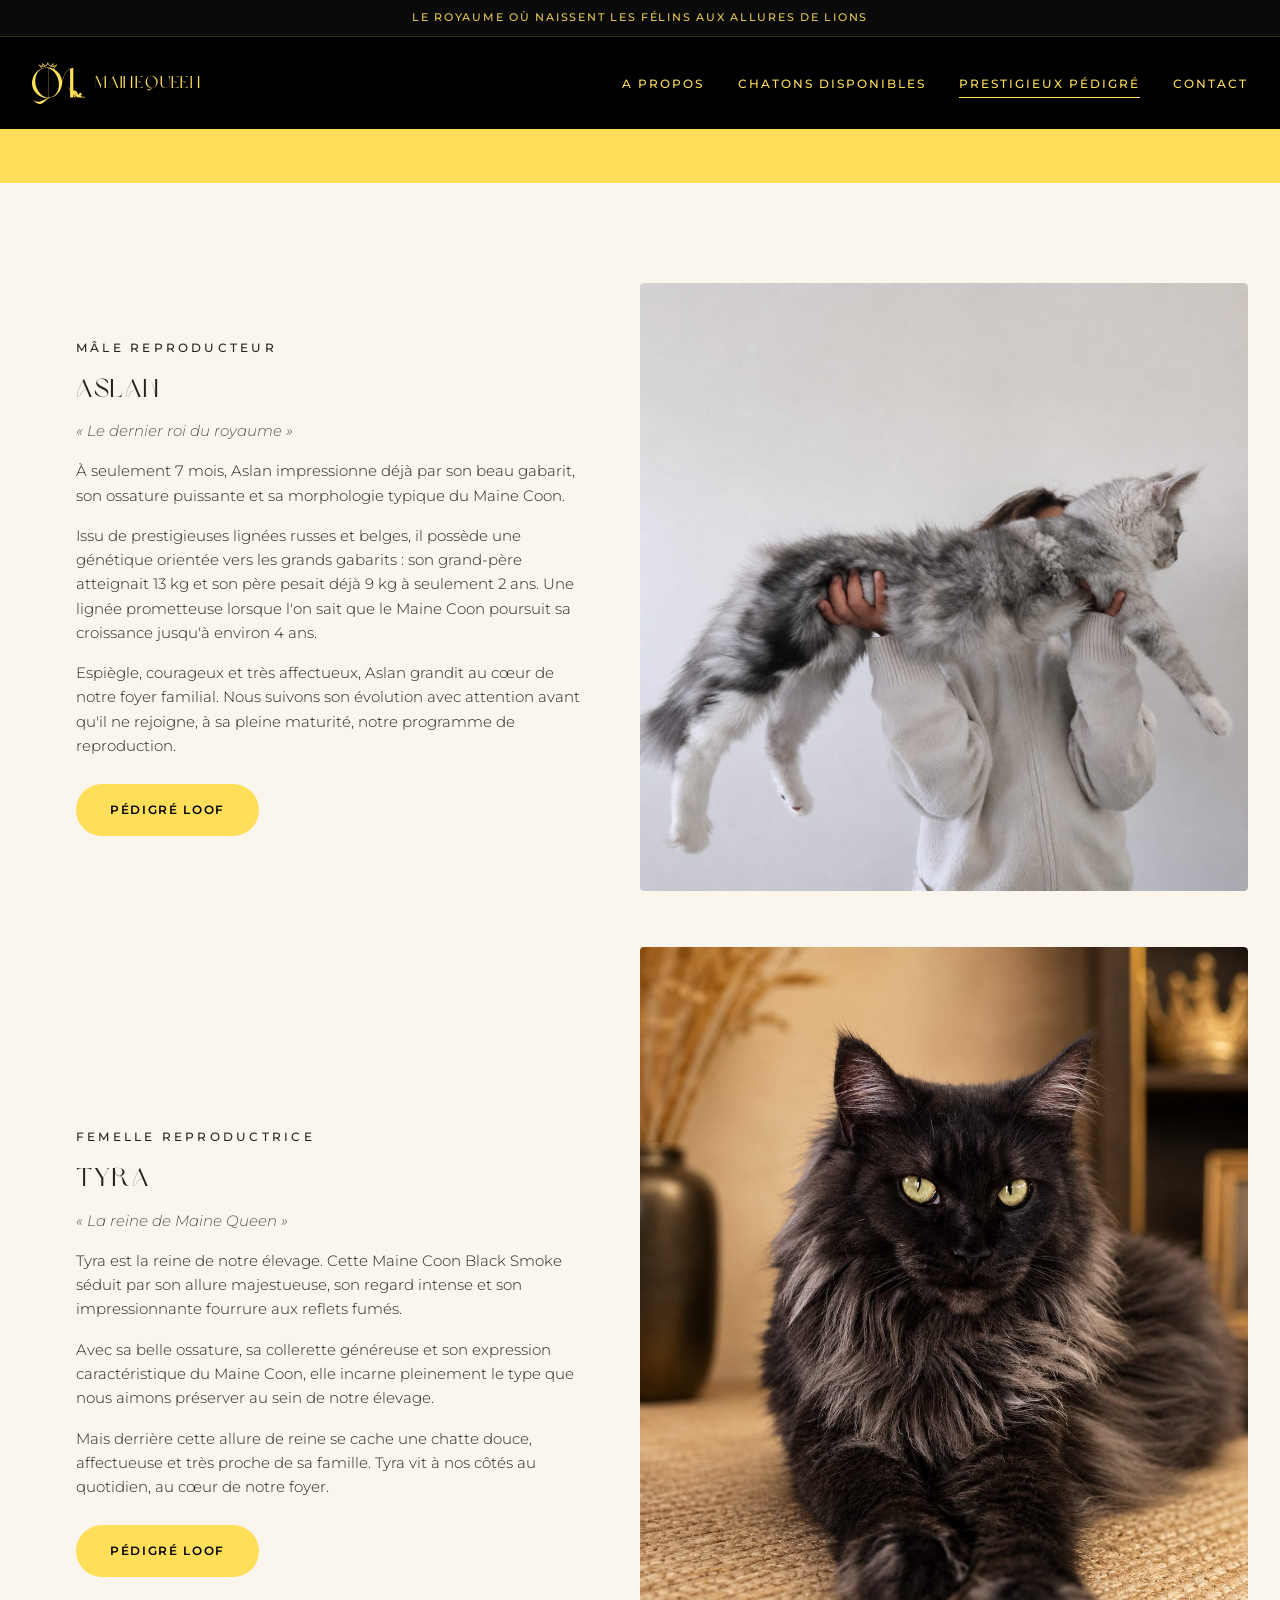
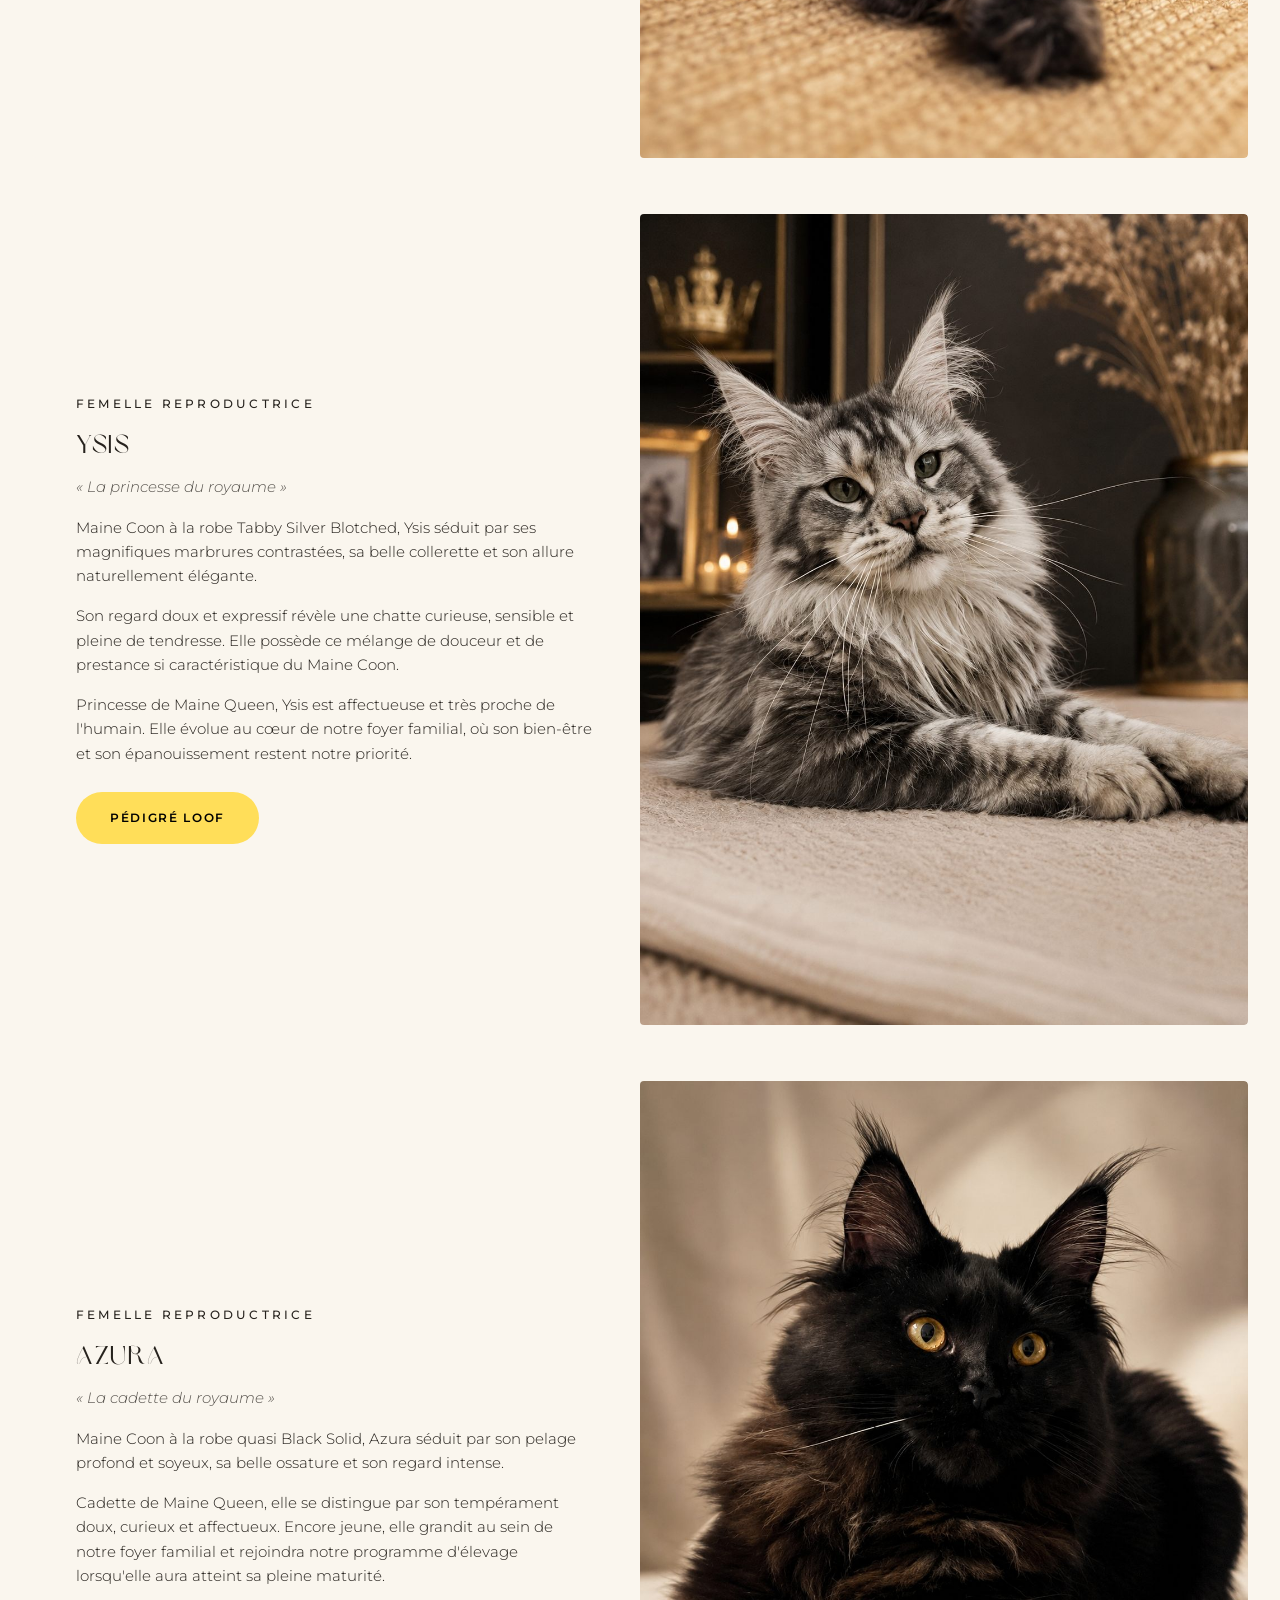
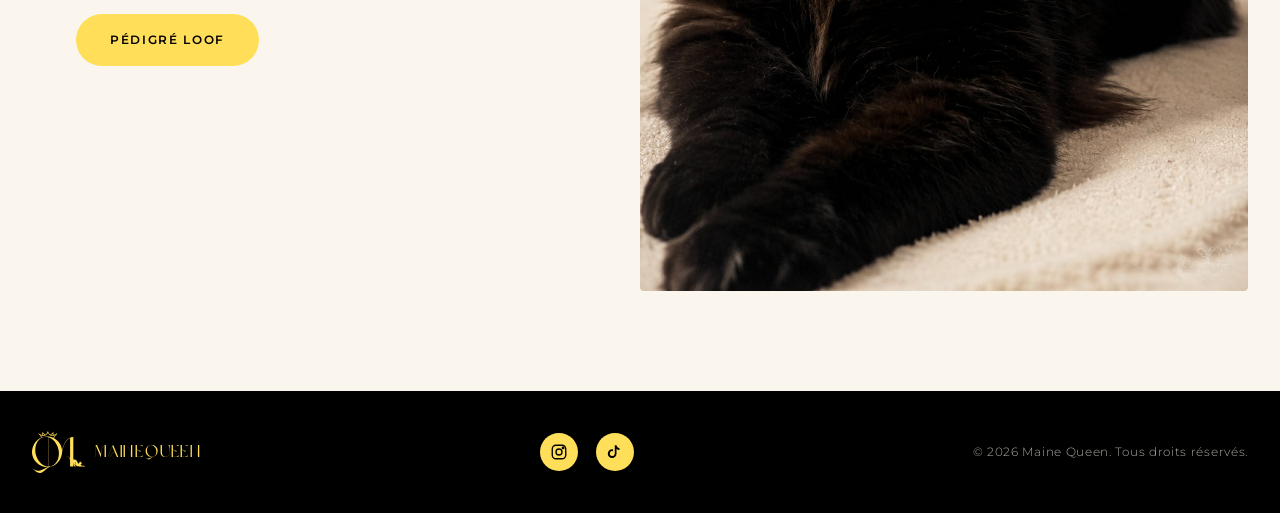
<file: prestigieux-pedigree.html>
<!DOCTYPE html>
<html lang="fr">
<head>
<meta charset="UTF-8">
<meta name="viewport" content="width=device-width, initial-scale=1.0">
<title>Prestigieux pédigré — Maine Queen</title>
<meta name="description" content="Découvrez nos reproducteurs Maine Coon, issus de lignées prestigieuses de Russie, Belgique et France.">
<link rel="icon" type="image/svg+xml" href="images/logo/logo-gold.svg">
<link rel="preconnect" href="https://fonts.googleapis.com">
<link rel="stylesheet" href="css/style.css?v=80">
</head>
<body>

<div class="top-bar">
  <p>Le royaume où naissent les félins aux allures de lions</p>
</div>

<header class="site-header">
  <nav class="nav">
    <a href="index.html" class="logo">
      <img class="logo-mark" src="images/logo/logo-gold.svg" alt="Maine Queen">
      <span class="logo-text">Maine&nbsp;Queen</span>
    </a>
    <button class="nav-toggle" id="navToggle" aria-label="Ouvrir le menu" aria-expanded="false">
      <span></span><span></span><span></span>
    </button>
    <ul class="nav-links" id="navLinks">
      <li><a href="index.html">A propos</a></li>
      <li><a href="chatons-disponibles.html">Chatons disponibles</a></li>
      <li><a href="prestigieux-pedigree.html" aria-current="page">Prestigieux pédigré</a></li>
      <li><a href="contact.html">Contact</a></li>
    </ul>
  </nav>
</header>

<main>

  <div class="ticker" aria-hidden="true">
    <div class="ticker-track">
      <span>Pédigrés originaires de Russie, Belgique et France &nbsp;✦&nbsp; Pédigrés originaires de Russie, Belgique et France &nbsp;✦&nbsp; Pédigrés originaires de Russie, Belgique et France &nbsp;✦&nbsp; Pédigrés originaires de Russie, Belgique et France &nbsp;✦&nbsp;</span>
    </div>
  </div>

  <section class="section section-cream">
    <div class="container repro-grid">

      <article class="repro-card">
        <div class="repro-info">
          <span class="eyebrow">Mâle reproducteur</span>
          <h2 class="repro-name">Aslan</h2>
          <p style="font-style:italic; opacity:0.75;">« Le dernier roi du royaume »</p>
          <p>À seulement 7 mois, Aslan impressionne déjà par son beau gabarit, son ossature puissante et sa morphologie typique du Maine Coon.</p>
          <p>Issu de prestigieuses lignées russes et belges, il possède une génétique orientée vers les grands gabarits : son grand-père atteignait 13 kg et son père pesait déjà 9 kg à seulement 2 ans. Une lignée prometteuse lorsque l'on sait que le Maine Coon poursuit sa croissance jusqu'à environ 4 ans.</p>
          <p>Espiègle, courageux et très affectueux, Aslan grandit au cœur de notre foyer familial. Nous suivons son évolution avec attention avant qu'il ne rejoigne, à sa pleine maturité, notre programme de reproduction.</p>
          <a href="contact.html" class="btn btn-gold">Pédigré LOOF</a>
        </div>
        <div class="media-frame">
          <img src="images/reproducteurs/aslan.jpg" alt="Aslan, mâle reproducteur Maine Coon, élevage Maine Queen">
        </div>
      </article>

      <article class="repro-card">
        <div class="repro-info">
          <span class="eyebrow">Femelle reproductrice</span>
          <h2 class="repro-name">Tyra</h2>
          <p style="font-style:italic; opacity:0.75;">« La reine de Maine Queen »</p>
          <p>Tyra est la reine de notre élevage. Cette Maine Coon Black Smoke séduit par son allure majestueuse, son regard intense et son impressionnante fourrure aux reflets fumés.</p>
          <p>Avec sa belle ossature, sa collerette généreuse et son expression caractéristique du Maine Coon, elle incarne pleinement le type que nous aimons préserver au sein de notre élevage.</p>
          <p>Mais derrière cette allure de reine se cache une chatte douce, affectueuse et très proche de sa famille. Tyra vit à nos côtés au quotidien, au cœur de notre foyer.</p>
          <a href="contact.html" class="btn btn-gold">Pédigré LOOF</a>
        </div>
        <div class="media-frame">
          <img src="images/reproducteurs/tyra.jpg" alt="Tyra, femelle reproductrice Maine Coon, élevage Maine Queen">
        </div>
      </article>

      <article class="repro-card">
        <div class="repro-info">
          <span class="eyebrow">Femelle reproductrice</span>
          <h2 class="repro-name">Ysis</h2>
          <p style="font-style:italic; opacity:0.75;">« La princesse du royaume »</p>
          <p>Maine Coon à la robe Tabby Silver Blotched, Ysis séduit par ses magnifiques marbrures contrastées, sa belle collerette et son allure naturellement élégante.</p>
          <p>Son regard doux et expressif révèle une chatte curieuse, sensible et pleine de tendresse. Elle possède ce mélange de douceur et de prestance si caractéristique du Maine Coon.</p>
          <p>Princesse de Maine Queen, Ysis est affectueuse et très proche de l'humain. Elle évolue au cœur de notre foyer familial, où son bien-être et son épanouissement restent notre priorité.</p>
          <a href="contact.html" class="btn btn-gold">Pédigré LOOF</a>
        </div>
        <div class="media-frame">
          <img src="images/reproducteurs/ysis.jpg" alt="Ysis, femelle reproductrice Maine Coon, élevage Maine Queen">
        </div>
      </article>

      <article class="repro-card">
        <div class="repro-info">
          <span class="eyebrow">Femelle reproductrice</span>
          <h2 class="repro-name">Azura</h2>
          <p style="font-style:italic; opacity:0.75;">« La cadette du royaume »</p>
          <p>Maine Coon à la robe quasi Black Solid, Azura séduit par son pelage profond et soyeux, sa belle ossature et son regard intense.</p>
          <p>Cadette de Maine Queen, elle se distingue par son tempérament doux, curieux et affectueux. Encore jeune, elle grandit au sein de notre foyer familial et rejoindra notre programme d'élevage lorsqu'elle aura atteint sa pleine maturité.</p>
          <a href="contact.html" class="btn btn-gold">Pédigré LOOF</a>
        </div>
        <div class="media-frame">
          <img src="images/reproducteurs/azura.jpg" alt="Azura, femelle reproductrice Maine Coon, élevage Maine Queen">
        </div>
      </article>

    </div>
  </section>

</main>

<footer class="site-footer">
  <div class="container footer-inner">
    <a href="index.html" class="logo">
      <img class="logo-mark" src="images/logo/logo-gold.svg" alt="Maine Queen">
      <span class="logo-text">Maine&nbsp;Queen</span>
    </a>
    <div class="social-links">
      <a href="https://www.instagram.com/maine_queen74" target="_blank" rel="noopener" aria-label="Instagram">
        <svg viewBox="0 0 24 24" fill="none" stroke="currentColor" stroke-width="1.8"><rect x="3" y="3" width="18" height="18" rx="5"/><circle cx="12" cy="12" r="4"/><circle cx="17.5" cy="6.5" r="1"/></svg>
      </a>
      <a href="https://www.tiktok.com/@maine_queen74" target="_blank" rel="noopener" aria-label="TikTok">
        <svg viewBox="0 0 24 24" fill="currentColor"><path d="M14 3c.4 2 1.9 3.6 4 3.9v2.4c-1.5 0-2.9-.4-4-1.2v6.1c0 3.2-2.6 5.8-5.8 5.8S2.4 17.4 2.4 14.2 5 8.4 8.2 8.4c.4 0 .8 0 1.2.1v2.5a3.3 3.3 0 1 0 2.3 3.2V3H14z"/></svg>
      </a>
    </div>
    <p class="footer-copy">© 2026 Maine Queen. Tous droits réservés.</p>
  </div>
</footer>

<script src="js/main.js"></script>
</body>
</html>
</file>
<file: css/style.css>
/* ==========================================================================
   Maine Queen — Design System
   ========================================================================== */

@import url('https://fonts.googleapis.com/css2?family=Prata&family=Montserrat:wght@300;400;500;600&display=swap');

@font-face {
  font-family: 'Brown Sugar';
  src: url('../fonts/BrownSugar.ttf') format('truetype');
  font-weight: normal;
  font-style: normal;
  font-display: swap;
}

:root {
  --color-black: #000000;
  --color-black-soft: #0a0a0a;
  --color-gold: #ffde59;
  --color-gold-dark: #e6c23f;
  --color-cream: #faf6ee;
  --color-taupe: #a89d8d;
  --color-taupe-light: #d9d2c6;
  --color-text-dark: #26221d;
  --color-text-light: #f6f1e6;
  --color-white: #ffffff;

  --font-display: 'Brown Sugar', 'Prata', 'Georgia', serif;
  --font-body: 'Montserrat', 'Helvetica Neue', Arial, sans-serif;

  --max-width: 1280px;
  --nav-height: 92px;

  --transition: 0.25s ease;
}

/* ---------- Reset ---------- */
*, *::before, *::after { box-sizing: border-box; margin: 0; padding: 0; }

html { scroll-behavior: smooth; }

body {
  font-family: var(--font-body);
  color: var(--color-text-dark);
  background: var(--color-cream);
  line-height: 1.65;
  font-weight: 300;
  -webkit-font-smoothing: antialiased;
}

img { max-width: 100%; display: block; }

a { color: inherit; text-decoration: none; }

ul { list-style: none; }

button { font-family: inherit; cursor: pointer; border: none; background: none; }

h1, h2, h3, h4 {
  font-family: var(--font-display);
  font-weight: 400;
  line-height: 1.15;
}

.container {
  max-width: var(--max-width);
  margin: 0 auto;
  padding: 0 32px;
}

/* ---------- Eyebrow / small caps label ---------- */
.eyebrow {
  font-family: var(--font-body);
  font-size: 0.72rem;
  letter-spacing: 0.28em;
  text-transform: uppercase;
  font-weight: 500;
}

/* ==========================================================================
   Top bar
   ========================================================================== */
.top-bar {
  background: var(--color-black-soft);
  border-bottom: 1px solid rgba(255, 222, 89, 0.15);
  padding: 9px 0;
}

.top-bar p {
  text-align: center;
  color: var(--color-gold);
  font-size: 0.68rem;
  letter-spacing: 0.16em;
  text-transform: uppercase;
  font-weight: 500;
  opacity: 0.9;
}

/* ==========================================================================
   Header / Navigation
   ========================================================================== */
.site-header {
  position: sticky;
  top: 0;
  z-index: 100;
  background: var(--color-black);
  height: var(--nav-height);
}

/* Transparent overlay variant — sits on top of the hero video, turns solid on scroll */
.site-header.nav-overlay {
  position: fixed;
  top: 0;
  left: 0;
  right: 0;
  background: transparent;
  transition: background var(--transition);
}

.site-header.nav-overlay.scrolled {
  background: var(--color-black);
}

.nav {
  max-width: var(--max-width);
  margin: 0 auto;
  height: 100%;
  padding: 0 clamp(16px, 4vw, 32px);
  display: flex;
  align-items: center;
  justify-content: space-between;
  gap: 20px;
}

.logo {
  display: flex;
  align-items: center;
  gap: 10px;
  color: var(--color-gold);
}

.logo-mark { height: clamp(30px, 6vw, 42px); width: auto; flex-shrink: 0; }

.logo-text {
  font-family: var(--font-display);
  font-size: clamp(0.8rem, 2.4vw, 1.05rem);
  letter-spacing: 0.08em;
  white-space: nowrap;
}

.nav-links {
  display: flex;
  gap: clamp(10px, 2.6vw, 42px);
}

.nav-links a {
  color: var(--color-gold);
  font-size: clamp(0.58rem, 1.5vw, 0.78rem);
  letter-spacing: clamp(0.05em, 1vw, 0.16em);
  text-transform: uppercase;
  font-weight: 500;
  white-space: nowrap;
  padding-bottom: 6px;
  border-bottom: 1px solid transparent;
  transition: border-color var(--transition);
}

.nav-links a:hover,
.nav-links a[aria-current="page"] {
  border-bottom-color: var(--color-gold);
}

.nav-toggle {
  display: none;
  flex-direction: column;
  gap: 5px;
  padding: 8px;
}

.nav-toggle span {
  width: 24px;
  height: 1.5px;
  background: var(--color-gold);
  transition: transform var(--transition), opacity var(--transition);
}

/* ==========================================================================
   Buttons
   ========================================================================== */
.btn {
  display: inline-block;
  font-size: 0.75rem;
  letter-spacing: 0.14em;
  text-transform: uppercase;
  font-weight: 600;
  padding: 16px 34px;
  border-radius: 999px;
  transition: transform var(--transition), background var(--transition);
}

.btn-gold {
  background: var(--color-gold);
  color: var(--color-black);
}

.btn-gold:hover { background: var(--color-gold-dark); transform: translateY(-2px); }

.btn-outline {
  background: transparent;
  color: var(--color-gold);
  border: 1px solid var(--color-gold);
}

.btn-outline:hover { background: var(--color-gold); color: var(--color-black); }

/* ==========================================================================
   Hero video
   ========================================================================== */
.hero-video {
  position: relative;
  width: 100%;
  height: 100vh;
  height: 100svh;
  overflow: hidden;
  background: var(--color-black);
}

.hero-video-el {
  width: 100%;
  height: 100%;
  object-fit: cover;
  object-position: center;
  display: block;
}

/* fades from black to reveal the video on load */
.hero-video-fade {
  position: absolute;
  inset: 0;
  background: var(--color-black);
  opacity: 1;
  animation: hero-fade-in 1.6s ease forwards;
  pointer-events: none;
}

.hero-video-caption {
  position: absolute;
  top: 50%;
  left: 6%;
  transform: translateY(-50%);
  z-index: 10;
  pointer-events: none;
  text-align: left;
  max-width: 90%;
}

.hero-video-title-group {
  width: max-content;
  max-width: 100%;
}

.hero-video-caption h1 {
  color: var(--color-gold);
  font-size: clamp(4.2rem, 11vw, 9.5rem);
  text-transform: uppercase;
  letter-spacing: 0.02em;
  line-height: 0.88;
  text-shadow: 0 2px 24px rgba(0, 0, 0, 0.5);
}

.hero-video-line {
  display: block;
  width: max-content;
  transform-origin: left top;
}

.hero-video-by {
  color: var(--color-gold);
  font-size: 0.65rem;
  letter-spacing: 0.14em;
  text-transform: uppercase;
  text-align: right;
  opacity: 0.9;
  margin-top: 0;
}

.hero-video-tagline {
  color: var(--color-text-light);
  font-size: clamp(0.6rem, 2.2vw, 0.85rem);
  letter-spacing: 0.05em;
  text-transform: uppercase;
  white-space: nowrap;
  width: max-content;
  transform-origin: left top;
  margin-top: 26px;
  text-shadow: 0 2px 12px rgba(0, 0, 0, 0.5);
}

/* smooths the cut into the section below */
.hero-video::after {
  content: '';
  position: absolute;
  left: 0;
  right: 0;
  bottom: 0;
  height: 220px;
  background: linear-gradient(to bottom, transparent, var(--color-black));
  pointer-events: none;
}

@keyframes hero-fade-in {
  from { opacity: 1; }
  to { opacity: 0; }
}

/* ==========================================================================
   Photo placeholder (until real photos are added)
   ========================================================================== */
.photo-placeholder {
  display: flex;
  flex-direction: column;
  align-items: center;
  justify-content: center;
  gap: 10px;
  text-align: center;
  min-height: 260px;
  height: 100%;
  width: 100%;
  border: 1px dashed var(--color-gold);
  background: repeating-linear-gradient(
    135deg,
    rgba(255, 222, 89, 0.06),
    rgba(255, 222, 89, 0.06) 10px,
    transparent 10px,
    transparent 20px
  );
  color: var(--color-gold);
  padding: 24px;
  border-radius: 4px;
}

.photo-placeholder svg { width: 34px; height: 34px; opacity: 0.8; }

.photo-placeholder span {
  font-size: 0.7rem;
  letter-spacing: 0.08em;
  text-transform: uppercase;
  max-width: 220px;
  opacity: 0.85;
}

/* ---------- Real photo frame ---------- */
.media-frame {
  width: 100%;
  height: 100%;
  min-height: 260px;
  border-radius: 4px;
  overflow: hidden;
}

.media-frame img {
  width: 100%;
  height: 100%;
  object-fit: cover;
  object-position: center 20%;
  display: block;
}

/* shows the full photo uncropped, letterboxed on the frame's own background */
.media-frame.contain {
  background: var(--color-black);
}

.media-frame.contain img {
  object-fit: contain;
  object-position: center;
}

/* variant on light backgrounds */
.photo-placeholder.on-light {
  border-color: var(--color-taupe);
  color: var(--color-taupe);
  background: repeating-linear-gradient(
    135deg,
    rgba(38, 34, 29, 0.04),
    rgba(38, 34, 29, 0.04) 10px,
    transparent 10px,
    transparent 20px
  );
}

/* ==========================================================================
   Sections — colour blocks
   ========================================================================== */
.section { padding: 100px 0; }
.section-sm { padding: 64px 0; }

.section-black { background: var(--color-black); color: var(--color-text-light); }
.section-gold { background: var(--color-gold); color: var(--color-black); }
.section-cream { background: var(--color-cream); color: var(--color-text-dark); }
.section-taupe { background: var(--color-taupe); color: var(--color-text-dark); }

.section-heading {
  text-transform: uppercase;
  letter-spacing: 0.06em;
  font-size: clamp(1.8rem, 3.4vw, 2.6rem);
  margin-bottom: 20px;
}

.section-black .section-heading,
.section-taupe .section-heading { color: var(--color-gold); }

.section-lead {
  max-width: 640px;
  font-size: 0.98rem;
}

/* ---------- Ticker / origin banner ---------- */
.ticker {
  background: var(--color-gold);
  color: var(--color-black);
  overflow: hidden;
  white-space: nowrap;
  padding: 14px 0;
}

.ticker-track {
  display: inline-block;
  padding-left: 100%;
  animation: ticker-scroll 22s linear infinite;
  font-size: 0.75rem;
  letter-spacing: 0.2em;
  text-transform: uppercase;
  font-weight: 600;
}

@keyframes ticker-scroll {
  from { transform: translateX(0); }
  to { transform: translateX(-100%); }
}

/* ==========================================================================
   Two-column feature block (text + photo)
   ========================================================================== */
.feature {
  display: grid;
  grid-template-columns: 1fr 1fr;
  gap: 64px;
  align-items: center;
}

.feature + .feature { margin-top: 90px; }

.feature-reverse { direction: rtl; }
.feature-reverse > * { direction: ltr; }

.feature h3 {
  color: var(--color-gold);
  text-transform: uppercase;
  letter-spacing: 0.05em;
  font-size: 1.5rem;
  margin-bottom: 18px;
}

.section-cream .feature h3,
.section-taupe .feature h3 { color: var(--color-black); }

.feature p + p { margin-top: 14px; }

/* ---------- "Notre élevage" — architectural 3-panel layout ---------- */
.elevage-section {
  padding-top: 220px;
  padding-bottom: 200px;
}

.elevage-header-left {
  text-align: left;
  margin-bottom: 96px;
}

.elevage-kicker {
  display: block;
  color: var(--color-gold);
  font-family: var(--font-body);
  font-style: italic;
  font-size: clamp(1rem, 1.5vw, 1.15rem);
  letter-spacing: 0.01em;
  margin: 0 0 16px;
}

.elevage-header-left .eyebrow {
  display: block;
  color: var(--color-black);
  margin-bottom: 22px;
}

.feature-title-lg {
  color: var(--color-black);
  text-transform: uppercase;
  letter-spacing: 0.03em;
  font-size: clamp(1.8rem, 3.4vw, 2.6rem);
  line-height: 1;
  white-space: nowrap;
}

.elevage-title-left {
  margin: 0;
}

.elevage-cards {
  display: grid;
  grid-template-columns: repeat(3, 1fr);
  gap: clamp(14px, 3vw, 48px);
}

.elevage-card {
  border: 1px solid var(--color-black);
  border-radius: 1px;
  background: transparent;
  padding: clamp(24px, 5vw, 64px) clamp(14px, 2.6vw, 36px);
  display: flex;
  flex-direction: column;
  align-items: center;
  text-align: center;
}

.elevage-card-icon {
  width: clamp(24px, 4vw, 40px);
  height: clamp(24px, 4vw, 40px);
  color: var(--color-black);
}

.elevage-card-divider {
  width: 22px;
  height: 2px;
  background: var(--color-gold);
  margin: clamp(14px, 2.6vw, 26px) 0 clamp(12px, 2.2vw, 24px);
}

.elevage-card h4 {
  font-family: var(--font-display);
  color: var(--color-black);
  text-transform: uppercase;
  letter-spacing: 0.03em;
  font-size: clamp(0.82rem, 1.7vw, 1.1rem);
  margin-bottom: clamp(8px, 1.6vw, 16px);
}

.elevage-card p {
  font-size: clamp(0.72rem, 1.3vw, 0.92rem);
  line-height: 1.6;
  color: var(--color-text-dark);
}

.elevage-card p strong {
  font-weight: 600;
  color: var(--color-black);
}

/* ---------- LOOF / Pédigré — full-bleed cinematic photo, centered ---------- */
.loof-hero {
  position: relative;
  width: 100vw;
  left: 50%;
  transform: translateX(-50%);
  height: clamp(480px, 70vh, 760px);
  overflow: hidden;
  color: var(--color-white);
}

.loof-hero-media {
  position: absolute;
  inset: 0;
  width: 100%;
  height: 100%;
}

.loof-hero-media img {
  position: absolute;
  inset: 0;
  width: 100%;
  height: 100%;
  object-fit: cover;
  object-position: center 20%;
}

.loof-hero-veil {
  position: absolute;
  inset: 0;
  background: rgba(15, 14, 12, 0.5);
}

.loof-hero-content {
  position: relative;
  z-index: 2;
  height: 100%;
  display: flex;
  flex-direction: column;
  align-items: center;
  justify-content: center;
  text-align: center;
  padding: 40px 24px;
}

.loof-eyebrow {
  font-family: var(--font-body);
  font-size: 0.72rem;
  letter-spacing: 0.24em;
  text-transform: uppercase;
  font-weight: 500;
  color: var(--color-white);
  margin-bottom: 26px;
}

.loof-hero-title {
  font-size: clamp(1.8rem, 3.4vw, 2.6rem);
  line-height: 1;
  white-space: nowrap;
  text-transform: uppercase;
  letter-spacing: 0.01em;
  color: var(--color-white);
  margin-bottom: 34px;
}

.loof-hero-text {
  max-width: 680px;
  font-size: 1.02rem;
  line-height: 1.75;
  color: var(--color-white);
  opacity: 0.92;
}

@media (max-width: 700px) {
  .loof-hero-title {
    white-space: normal;
    font-size: clamp(1.8rem, 3.4vw, 2.6rem);
  }
}

/* ---------- Mobile-only: header bar + hero video caption ---------- */
@media (max-width: 700px) {
  :root {
    --nav-height: 60px;
  }

  .logo-mark { height: 24px; }
  .logo-text { font-size: 0.68rem; }

  .hero-video-caption {
    top: auto;
    bottom: 30px;
    left: 26px;
    right: 26px;
    transform: none;
    max-width: calc(100% - 52px);
  }

  .hero-video-tagline {
    font-size: clamp(13px, 3.8vw, 15px);
    letter-spacing: 0.1em;
    margin-top: 30px;
  }

  .hero-video-el {
    object-position: 68% 32%;
  }
}

@media (max-width: 460px) {
  .elevage-cards {
    grid-template-columns: 1fr;
  }
}

@media (max-width: 700px) {
  .feature-title-lg {
    white-space: normal;
    font-size: clamp(1.8rem, 3.4vw, 2.6rem);
  }
}

/* ==========================================================================
   Reproducteur cards
   ========================================================================== */
.repro-grid {
  display: grid;
  gap: 56px;
}

.repro-card {
  display: grid;
  grid-template-columns: 1fr 1fr;
  gap: 0;
  background: var(--color-cream);
  border-radius: 4px;
  overflow: hidden;
}

.repro-info {
  padding: 44px;
  display: flex;
  flex-direction: column;
  justify-content: center;
  gap: 16px;
}

.repro-name {
  font-size: 1.6rem;
  text-transform: uppercase;
  letter-spacing: 0.06em;
}

.repro-info p { font-size: 0.92rem; }

.repro-info .btn { align-self: flex-start; margin-top: 10px; }

/* ==========================================================================
   Portée (litter) rows
   ========================================================================== */
.portee-row {
  display: grid;
  grid-template-columns: 260px 1fr;
  gap: 40px;
  align-items: center;
}

.portee-row + .portee-row { margin-top: 70px; }

.portee-year {
  font-size: 0.9rem;
  letter-spacing: 0.1em;
  opacity: 0.7;
  margin-bottom: 6px;
}

.portee-photo { border-radius: 50% / 40%; overflow: hidden; }
.portee-photo .photo-placeholder { border-radius: 50% / 40%; aspect-ratio: 1 / 1; min-height: unset; }

.portee-kittens {
  background: var(--color-cream);
  color: var(--color-text-dark);
  padding: 18px 24px;
  font-size: 0.88rem;
  display: inline-block;
  max-width: 460px;
}

.section-gold .portee-kittens { background: rgba(255,255,255,0.55); }

/* ==========================================================================
   Contact page — editorial redesign
   ========================================================================== */

/* ---------- Hero ---------- */
.contact-hero {
  position: relative;
  background: var(--color-gold);
  overflow: hidden;
  padding: clamp(70px, 10vw, 130px) 0;
}

.contact-hero-watermark {
  position: absolute;
  top: 50%;
  right: -4%;
  transform: translateY(-50%);
  height: 160%;
  width: auto;
  opacity: 0.07;
  pointer-events: none;
}

.contact-hero-inner {
  max-width: 550px;
  text-align: left;
}

.contact-hero-title {
  color: var(--color-black);
  text-transform: uppercase;
  letter-spacing: 0.03em;
  font-size: clamp(42px, 5vw, 68px);
  margin-bottom: 22px;
}

.contact-hero-rule {
  width: 48px;
  height: 1px;
  background: var(--color-black);
  margin-bottom: 26px;
}

.contact-hero-eyebrow {
  font-weight: 600;
  color: var(--color-black);
  font-size: 0.98rem;
  margin-bottom: 12px;
}

.contact-hero-text {
  color: var(--color-black);
  font-size: 1rem;
  line-height: 1.75;
  opacity: 0.82;
}

/* ---------- Photo band — no crop, full photo always visible ---------- */
.contact-photo-band {
  width: 100%;
  height: clamp(420px, 60vh, 700px);
  background: #eee4d7;
  overflow: hidden;
}

.contact-photo-band img {
  width: auto;
  height: auto;
  max-width: 100%;
  max-height: 620px;
  display: block;
  margin: 0 auto;
}

.contact-photo-band video {
  width: 100%;
  height: 100%;
  object-fit: cover;
  display: block;
}

/* ---------- Main: form + presence ---------- */
.contact-main {
  background: var(--color-black);
  padding: 70px 24px;
}

.contact-main-grid {
  max-width: 1220px;
  margin: 0 auto;
  display: grid;
  grid-template-columns: 1fr 1px 1fr;
  gap: 64px;
  align-items: start;
}

.contact-col-divider {
  align-self: stretch;
  width: 1px;
  background: rgba(255, 255, 255, 0.12);
}

.contact-col-title {
  color: var(--color-gold);
  text-transform: uppercase;
  letter-spacing: 0.04em;
  font-size: 1.3rem;
}

.contact-col-rule {
  width: 40px;
  height: 1px;
  background: var(--color-gold);
  margin: 16px 0 28px;
}

/* form */
.contact-form-grid {
  display: grid;
  grid-template-columns: 1fr 1fr;
  gap: 22px 20px;
  margin-bottom: 26px;
}

.contact-form-grid .form-field.full { grid-column: 1 / -1; }

.form-field { display: flex; flex-direction: column; gap: 8px; }

.form-field label {
  font-size: 0.72rem;
  letter-spacing: 0.1em;
  text-transform: uppercase;
  color: var(--color-white);
  opacity: 0.7;
}

.form-field input,
.form-field textarea {
  background: var(--color-cream);
  border: 1px solid transparent;
  border-radius: 2px;
  padding: 14px 16px;
  font-family: var(--font-body);
  font-size: 0.9rem;
  color: var(--color-text-dark);
}

.form-field input:focus,
.form-field textarea:focus {
  outline: none;
  border-color: var(--color-gold);
}

.form-field textarea { resize: vertical; min-height: 120px; }

.contact-submit {
  display: block;
  width: 100%;
  background: var(--color-gold);
  color: var(--color-black);
  border-radius: 2px;
  padding: 16px 24px;
  font-size: 0.78rem;
  letter-spacing: 0.14em;
  text-transform: uppercase;
  font-weight: 600;
  transition: background var(--transition);
}

.contact-submit:hover { background: var(--color-gold-dark); }

.contact-form-note {
  margin-top: 18px;
  font-size: 0.72rem;
  line-height: 1.6;
  color: var(--color-white);
  opacity: 0.5;
}

/* presence column */
.contact-direct-email {
  font-size: 0.95rem;
  color: var(--color-white);
  opacity: 0.9;
  margin-bottom: 20px;
}

.contact-direct-email a {
  color: var(--color-gold);
  text-decoration: underline;
  text-underline-offset: 3px;
  transition: color var(--transition);
}

.contact-direct-email a:hover { color: var(--color-white); }

.contact-presence-text {
  font-size: 0.92rem;
  line-height: 1.7;
  color: var(--color-white);
  opacity: 0.78;
}

.contact-presence-text + .contact-presence-text { margin-top: 16px; }

.contact-map-wrap { margin: 32px 0 24px; }

.contact-map { width: 100%; height: auto; }

.contact-map-label {
  font-family: var(--font-body);
  font-size: 11px;
  letter-spacing: 0.08em;
  fill: var(--color-white);
  opacity: 0.85;
}

.contact-map-caption {
  font-size: 0.7rem;
  letter-spacing: 0.06em;
  opacity: 0.5;
  color: var(--color-white);
  text-align: center;
  margin-top: 8px;
}

.contact-zone-box {
  background: var(--color-gold);
  color: var(--color-black);
  padding: 26px 28px;
  max-width: 100%;
  box-sizing: border-box;
}

.contact-zone-box h3 {
  font-size: 0.75rem;
  letter-spacing: 0.14em;
  text-transform: uppercase;
  margin-bottom: 16px;
}

.contact-zone-box ul { display: flex; flex-direction: column; gap: 10px; }

.contact-zone-box li {
  display: flex;
  align-items: center;
  gap: 10px;
  font-size: 0.9rem;
}

.contact-zone-box svg { width: 16px; height: 16px; flex-shrink: 0; }

/* footer accent */
.contact-footer { border-top: 1px solid rgba(255, 222, 89, 0.25); }

@media (max-width: 800px) {
  .contact-main-grid {
    grid-template-columns: 1fr;
    gap: 0;
  }

  .contact-col-divider { display: none; }

  .contact-col-form {
    margin-bottom: 56px;
    padding-bottom: 56px;
    border-bottom: 1px solid rgba(255, 255, 255, 0.12);
  }
}

@media (max-width: 560px) {
  .contact-form-grid { grid-template-columns: 1fr; }
  .contact-form-grid .form-field { grid-column: 1 / -1; }
}

/* ==========================================================================
   Footer
   ========================================================================== */
.site-footer {
  background: var(--color-black);
  color: var(--color-text-light);
  padding: 40px 0;
}

.footer-inner {
  display: flex;
  align-items: center;
  justify-content: space-between;
  gap: 20px;
  flex-wrap: wrap;
}

.social-links { display: flex; gap: 18px; }

.social-links a {
  width: 38px;
  height: 38px;
  display: flex;
  align-items: center;
  justify-content: center;
  border-radius: 50%;
  background: var(--color-gold);
  color: var(--color-black);
}

.social-links svg { width: 18px; height: 18px; }

.footer-copy {
  font-size: 0.72rem;
  letter-spacing: 0.06em;
  opacity: 0.7;
}

/* ==========================================================================
   Availability banner (year)
   ========================================================================== */
.year-banner {
  background: var(--color-gold);
  color: var(--color-black);
  padding: 50px 0;
}

.year-banner .container h1 {
  font-size: clamp(2.6rem, 6vw, 4rem);
}

/* ==========================================================================
   Chatons disponibles — immersive photo hero + editorial statement
   ========================================================================== */
.kittens-hero {
  position: relative;
  width: 100%;
  height: clamp(550px, 65vh, 700px);
  overflow: hidden;
  color: var(--color-white);
}

.kittens-hero-media {
  position: absolute;
  inset: 0;
  width: 100%;
  height: 100%;
  background: #000000;
}

.kittens-hero-media img {
  position: absolute;
  inset: 0;
  width: 100%;
  height: 100%;
  object-fit: contain;
  object-position: right center;
}

.kittens-hero-veil {
  position: absolute;
  inset: 0;
  background: rgba(0, 0, 0, 0.25);
}

.kittens-hero-content {
  position: relative;
  z-index: 2;
  height: 100%;
  display: flex;
  flex-direction: column;
  align-items: center;
  justify-content: center;
  text-align: center;
  padding: 40px 24px;
}

.kittens-hero-title {
  color: var(--color-white);
  text-transform: uppercase;
  letter-spacing: 0.02em;
  font-size: clamp(1.8rem, 3.4vw, 2.6rem);
  line-height: 1.05;
  margin: 24px 0 28px;
}

.kittens-hero-text {
  max-width: 600px;
  font-size: 1rem;
  line-height: 1.7;
  color: var(--color-white);
  opacity: 0.92;
  margin-bottom: 36px;
}

.btn-white-outline {
  background: transparent;
  color: var(--color-white);
  border: 1px solid var(--color-white);
}

.btn-white-outline:hover {
  background: rgba(255, 255, 255, 0.12);
}

.kittens-statement {
  background: #2F2A26;
  padding: clamp(65px, 7vw, 80px) 24px;
}

.kittens-statement-grid {
  max-width: 1180px;
  margin: 0 auto;
  display: grid;
  grid-template-columns: 1fr 1px 1fr;
  gap: 64px;
  align-items: center;
}

.kittens-statement-col-left,
.kittens-statement-col-right {
  text-align: left;
}

.kittens-statement-divider {
  align-self: stretch;
  width: 1px;
  background: rgba(245, 241, 235, 0.18);
}

.kittens-statement-eyebrow {
  display: block;
  font-size: 0.7rem;
  letter-spacing: 0.28em;
  text-transform: uppercase;
  font-weight: 500;
  color: #FFDE59;
}

.kittens-statement-rule {
  width: 40px;
  height: 1px;
  background: #FFDE59;
  margin: 14px 0 24px;
}

.kittens-statement-lead {
  max-width: 460px;
  margin: 0;
  font-family: var(--font-display);
  font-weight: 400;
  color: #F5F1EB;
  font-size: clamp(1.8rem, 3.4vw, 2.6rem);
  line-height: 1.15;
}

.kittens-statement-text {
  max-width: 480px;
  margin: 0;
  font-family: var(--font-body);
  font-weight: 300;
  color: #F5F1EB;
  font-size: clamp(16px, 1.3vw, 18px);
  line-height: 1.6;
  opacity: 0.72;
}

.kittens-statement-text + .kittens-statement-text {
  margin-top: 22px;
}

@media (max-width: 800px) {
  .kittens-statement-grid {
    grid-template-columns: 1fr;
    gap: 0;
  }

  .kittens-statement-divider {
    display: none;
  }

  .kittens-statement-col-left {
    margin-bottom: 32px;
    padding-bottom: 32px;
    border-bottom: 1px solid rgba(245, 241, 235, 0.18);
  }

  .kittens-statement-lead,
  .kittens-statement-text {
    max-width: none;
  }
}

@media (max-width: 700px) {
  .kittens-hero-title { font-size: clamp(1.8rem, 3.4vw, 2.6rem); }
}

/* ==========================================================================
   Portées — full-bleed intro + portfolio slider
   ========================================================================== */
.portees-intro {
  position: relative;
  width: 100vw;
  left: 50%;
  transform: translateX(-50%);
  height: clamp(550px, 65vw, 880px);
  overflow: hidden;
  color: var(--color-white);
}

.portees-intro-media {
  position: absolute;
  inset: 0;
  width: 100%;
  height: 100%;
}

.portees-intro-media img {
  position: absolute;
  inset: 0;
  width: 100%;
  height: 100%;
  object-fit: cover;
  object-position: center;
  display: block;
}

.portees-intro-veil {
  position: absolute;
  inset: 0;
  background: rgba(0, 0, 0, 0.4);
}

.portees-intro-content {
  position: absolute;
  inset: 0;
  z-index: 2;
  display: flex;
  flex-direction: column;
  align-items: center;
  justify-content: center;
  text-align: center;
  padding: 40px 24px;
}

.portees-intro-title {
  color: var(--color-white);
  text-transform: uppercase;
  letter-spacing: 0.02em;
  font-size: clamp(1.8rem, 3.4vw, 2.6rem);
  line-height: 1.04;
  margin: 22px 0 22px;
}

.portees-intro-sub {
  font-size: 0.85rem;
  letter-spacing: 0.14em;
  text-transform: uppercase;
  color: var(--color-white);
  opacity: 0.75;
}

.portees-slider-section {
  background: var(--color-gold);
  padding: 100px 0 90px;
}

.portees-slider-header {
  margin-bottom: 56px;
}

.portees-slider-heading {
  color: var(--color-black);
  text-transform: uppercase;
  letter-spacing: 0.03em;
  font-size: clamp(1.3rem, 2.4vw, 1.8rem);
  margin-top: 14px;
}

.portees-slider-wrap {
  position: relative;
}

.portees-track {
  display: flex;
  flex-wrap: wrap;
  justify-content: center;
  align-items: flex-start;
  gap: 40px;
  padding: 0 24px;
}

.portee-slide {
  flex: 1 1 300px;
  max-width: 320px;
  background: var(--color-cream);
  border: 1px solid rgba(38, 34, 29, 0.15);
  border-radius: 999px 999px 18px 18px;
  overflow: hidden;
  text-align: center;
  box-shadow: 0 20px 44px rgba(38, 34, 29, 0.18);
}

.portee-slide-media {
  width: 100%;
  aspect-ratio: 4 / 5;
  background: var(--color-black);
}

.portee-slide-media .photo-placeholder {
  height: 100%;
  min-height: unset;
}

.portee-slide-info { padding: 26px 26px 20px; }

.portee-slide-info h4 {
  display: flex;
  align-items: baseline;
  justify-content: center;
  gap: 14px;
}

.portee-slide-number {
  font-family: var(--font-display);
  color: var(--color-gold-dark);
  text-transform: uppercase;
  letter-spacing: 0.05em;
  font-size: 1.2rem;
}

.portee-slide-year {
  font-size: 0.72rem;
  letter-spacing: 0.16em;
  text-transform: uppercase;
  color: var(--color-text-dark);
  opacity: 0.5;
}

.portee-slide-name {
  font-family: var(--font-display);
  color: var(--color-text-dark);
  text-transform: uppercase;
  letter-spacing: 0.02em;
  font-size: 1.5rem;
  margin: 10px 0 10px;
}

.portee-slide-detail {
  font-size: 0.85rem;
  line-height: 1.6;
  color: var(--color-text-dark);
  opacity: 0.72;
}

.portee-slide-cta {
  display: inline-flex;
  align-items: center;
  gap: 8px;
  margin-top: 18px;
  padding: 0;
  background: none;
  border: none;
  color: var(--color-gold-dark);
  text-transform: uppercase;
  letter-spacing: 0.1em;
  font-size: 0.72rem;
  font-family: var(--font-body);
  cursor: pointer;
  transition: gap var(--transition), color var(--transition);
}

.portee-slide-cta:hover {
  gap: 12px;
  color: var(--color-text-dark);
}

@media (max-width: 700px) {
  .portees-track { padding: 0 20px; gap: 32px; }
  .portee-slide { flex-basis: 100%; max-width: 340px; }
}

.portee-slide-media { cursor: pointer; }

/* ==========================================================================
   Galerie portées — lightbox immersive
   ========================================================================== */
.gallery-lightbox {
  position: fixed;
  inset: 0;
  z-index: 999;
  display: none;
  flex-direction: column;
  background: #000;
}

.gallery-lightbox.open { display: flex; }

body.gallery-open { overflow: hidden; }

.gallery-lightbox-top {
  display: flex;
  align-items: center;
  justify-content: space-between;
  gap: 16px;
  padding: 20px 24px;
  color: var(--color-white);
  z-index: 2;
}

.gallery-lightbox-title {
  font-family: var(--font-display);
  text-transform: uppercase;
  letter-spacing: 0.05em;
  font-size: 0.95rem;
  color: var(--color-gold);
}

.gallery-lightbox-counter {
  font-size: 0.75rem;
  letter-spacing: 0.14em;
  opacity: 0.65;
  margin-left: auto;
  margin-right: 20px;
}

.gallery-lightbox-close {
  flex: 0 0 auto;
  width: 36px;
  height: 36px;
  border-radius: 50%;
  border: 1px solid rgba(255, 255, 255, 0.3);
  background: transparent;
  color: var(--color-white);
  font-size: 1.3rem;
  line-height: 1;
  display: flex;
  align-items: center;
  justify-content: center;
  cursor: pointer;
  transition: border-color var(--transition), background var(--transition);
}

.gallery-lightbox-close:hover {
  border-color: var(--color-white);
  background: rgba(255, 255, 255, 0.08);
}

.gallery-stage {
  flex: 1;
  min-height: 0;
  display: flex;
  align-items: center;
  justify-content: center;
  position: relative;
  padding: 0 76px 16px;
  user-select: none;
}

.gallery-stage img,
.gallery-stage video {
  max-width: 100%;
  max-height: 100%;
  object-fit: contain;
  display: block;
}

/* son coupé en permanence : masque le bouton mute/volume des contrôles natifs */
.gallery-video-silent::-webkit-media-controls-mute-button,
.gallery-video-silent::-webkit-media-controls-volume-slider,
.gallery-video-silent::-webkit-media-controls-volume-slider-container {
  display: none !important;
}

.gallery-placeholder {
  display: flex;
  flex-direction: column;
  align-items: center;
  justify-content: center;
  gap: 16px;
  width: min(520px, 100%);
  aspect-ratio: 4 / 5;
  max-height: 100%;
  border: 1px dashed var(--color-gold);
  color: var(--color-gold);
  background: repeating-linear-gradient(
    135deg,
    rgba(255, 222, 89, 0.05),
    rgba(255, 222, 89, 0.05) 10px,
    transparent 10px,
    transparent 20px
  );
}

.gallery-placeholder svg { width: 40px; height: 40px; opacity: 0.85; }

.gallery-placeholder span {
  font-size: 0.72rem;
  letter-spacing: 0.1em;
  text-transform: uppercase;
  text-align: center;
  max-width: 240px;
  opacity: 0.9;
}

.gallery-nav {
  position: absolute;
  top: 50%;
  transform: translateY(-50%);
  width: 46px;
  height: 46px;
  border-radius: 50%;
  border: 1px solid rgba(255, 255, 255, 0.35);
  background: transparent;
  color: var(--color-white);
  font-size: 1.2rem;
  display: flex;
  align-items: center;
  justify-content: center;
  cursor: pointer;
  z-index: 3;
  transition: border-color var(--transition), background var(--transition);
}

.gallery-nav:hover {
  border-color: var(--color-white);
  background: rgba(255, 255, 255, 0.08);
}

.gallery-nav-prev { left: 16px; }
.gallery-nav-next { right: 16px; }

.gallery-thumbs {
  display: flex;
  gap: 8px;
  justify-content: center;
  padding: 10px 16px 22px;
  overflow-x: auto;
  scrollbar-width: none;
}

.gallery-thumbs::-webkit-scrollbar { display: none; }

.gallery-thumb {
  flex: 0 0 auto;
  width: 42px;
  height: 42px;
  padding: 0;
  border: 1px solid rgba(255, 255, 255, 0.2);
  background: rgba(255, 255, 255, 0.03);
  color: rgba(255, 255, 255, 0.5);
  display: flex;
  align-items: center;
  justify-content: center;
  cursor: pointer;
  opacity: 0.55;
  transition: border-color var(--transition), opacity var(--transition), color var(--transition);
}

.gallery-thumb svg { width: 16px; height: 16px; }

.gallery-thumb.active {
  border-color: var(--color-gold);
  color: var(--color-gold);
  opacity: 1;
}

@media (max-width: 700px) {
  .gallery-lightbox-title { display: none; }
  .gallery-stage { padding: 0 44px 12px; }
  .gallery-nav { width: 38px; height: 38px; font-size: 1rem; }
  .gallery-nav-prev { left: 8px; }
  .gallery-nav-next { right: 8px; }
  .gallery-thumbs { padding: 8px 10px 16px; }
}

@media (max-width: 420px) {
  .gallery-thumbs { display: none; }
}

/* ==========================================================================
   Responsive
   ========================================================================== */
@media (max-width: 900px) {
  .hero .container { grid-template-columns: 1fr; min-height: auto; padding-top: 56px; }
  .hero-media { order: -1; height: 340px; }

  .feature,
  .repro-card { grid-template-columns: 1fr; }

  .feature-reverse { direction: ltr; }

  .portee-row { grid-template-columns: 1fr; }
  .portee-photo { width: 220px; }
}

/* Below this width the 4 nav labels can no longer fit legibly on one line —
   switch to a discreet hamburger instead of wrapping/shrinking further. */
@media (max-width: 760px) {
  .nav-links {
    position: absolute;
    top: var(--nav-height);
    left: 0;
    right: 0;
    background: var(--color-black);
    flex-direction: column;
    gap: 0;
    max-height: 0;
    overflow: hidden;
    transition: max-height var(--transition);
  }

  .nav-links.open { max-height: 280px; }

  .nav-links a {
    font-size: 0.72rem;
    padding: 13px 28px;
    width: 100%;
    border-bottom: 1px solid rgba(255, 222, 89, 0.15);
  }

  .nav-toggle { display: flex; }
}

@media (max-width: 560px) {
  .container { padding: 0 20px; }
  .section { padding: 70px 0; }
  .form-grid { grid-template-columns: 1fr; }
  .repro-info { padding: 30px; }
}
</file>
